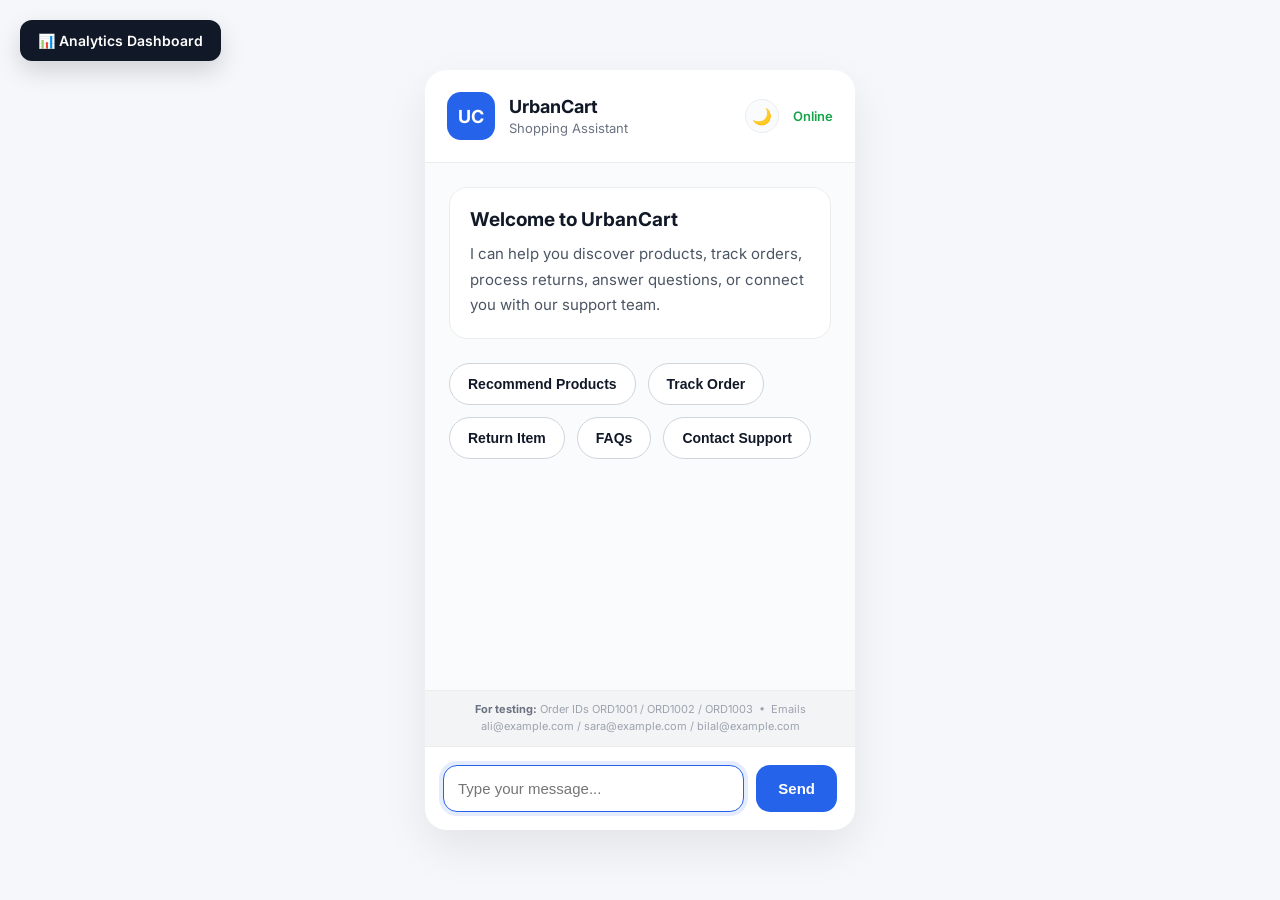
<file: frontend/index.html>
<!DOCTYPE html>
<html lang="en">

<head>
    <meta charset="UTF-8">
    <meta name="viewport" content="width=device-width, initial-scale=1.0">

    <title>UrbanCart AI Assistant</title>

    <!-- Google Font -->
    <link href="https://fonts.googleapis.com/css2?family=Inter:wght@300;400;500;600;700&display=swap" rel="stylesheet">

    <!-- CSS -->
    <link rel="stylesheet" href="css/style.css">
</head>

<body>

    <a href="analytics.html" class="analytics-fab" title="Analytics Dashboard">
        📊 Analytics Dashboard
    </a>

    <div class="chat-container">

        <!-- Header -->
        <div class="chat-header">

            <div class="brand">

                <div class="logo">
                    UC
                </div>

                <div>

                    <h2>UrbanCart</h2>

                    <p>Shopping Assistant</p>

                </div>

            </div>

            <div class="header-right">

                <button class="theme-toggle" id="themeToggle" title="Toggle dark mode">
                    🌙
                </button>

                <div class="status">
                    Online
                </div>

            </div>

        </div>

        <!-- Chat Body -->
        <div class="chat-body" id="chatBody">

            <div class="bot-message">

                <h3>Welcome to UrbanCart</h3>

                <p>
                    I can help you discover products, track orders,
                    process returns, answer questions,
                    or connect you with our support team.
                </p>

            </div>

            <!-- Quick Actions -->

            <div class="quick-actions">

                <button class="quick-btn">
                    Recommend Products
                </button>

                <button class="quick-btn">
                    Track Order
                </button>

                <button class="quick-btn">
                    Return Item
                </button>

                <button class="quick-btn">
                    FAQs
                </button>

                <button class="quick-btn">
                    Contact Support
                </button>

            </div>

        </div>

        <!-- Testing Note -->

        <div class="testing-note">
            <strong>For testing:</strong> Order IDs ORD1001 / ORD1002 / ORD1003 &nbsp;•&nbsp;
            Emails ali@example.com / sara@example.com / bilal@example.com
        </div>

        <!-- Footer -->

        <div class="chat-footer">

            <input
                type="text"
                id="messageInput"
                placeholder="Type your message..."
            >

            <button id="sendBtn">

                Send

            </button>

        </div>

    </div>

    <script src="js/app.js"></script>

</body>

</html>
</file>
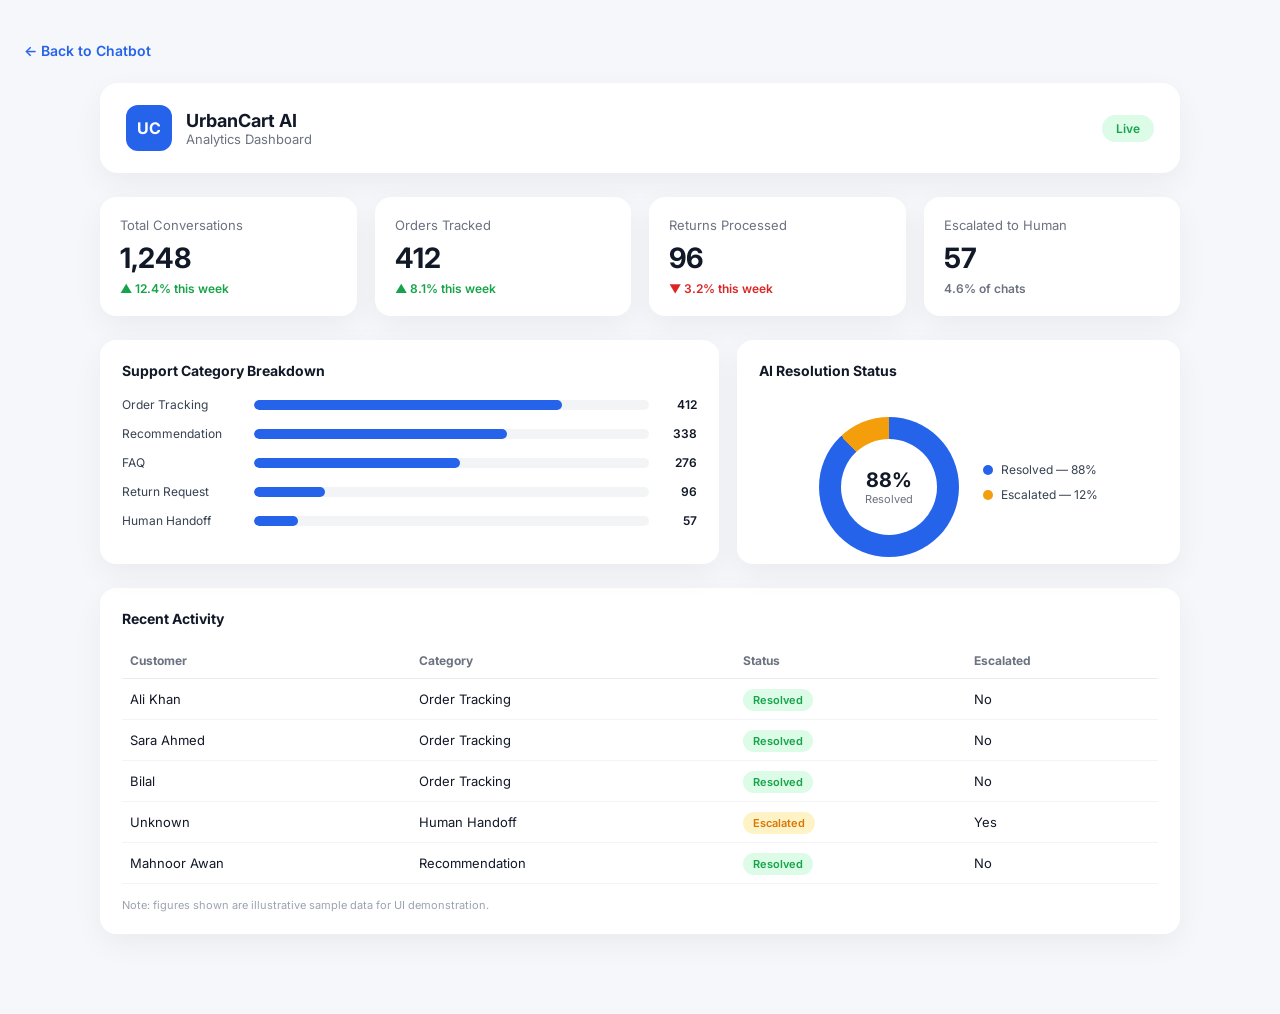
<file: frontend/analytics.html>
<!DOCTYPE html>
<html lang="en">

<head>
    <meta charset="UTF-8">
    <meta name="viewport" content="width=device-width, initial-scale=1.0">

    <title>UrbanCart AI - Analytics Dashboard</title>

    <link href="https://fonts.googleapis.com/css2?family=Inter:wght@300;400;500;600;700&display=swap" rel="stylesheet">
    <link rel="stylesheet" href="css/analytics.css">
</head>

<body>

    <a href="index.html" class="back-link">← Back to Chatbot</a>

    <div class="dashboard">

        <div class="dashboard-header">
            <div class="brand">
                <div class="logo">UC</div>
                <div>
                    <h1>UrbanCart AI</h1>
                    <p>Analytics Dashboard</p>
                </div>
            </div>
            <div class="status">Live</div>
        </div>

        <!-- KPI Cards -->
        <div class="kpi-grid">

            <div class="kpi-card">
                <p class="kpi-label">Total Conversations</p>
                <h2 class="kpi-value">1,248</h2>
                <p class="kpi-trend up">▲ 12.4% this week</p>
            </div>

            <div class="kpi-card">
                <p class="kpi-label">Orders Tracked</p>
                <h2 class="kpi-value">412</h2>
                <p class="kpi-trend up">▲ 8.1% this week</p>
            </div>

            <div class="kpi-card">
                <p class="kpi-label">Returns Processed</p>
                <h2 class="kpi-value">96</h2>
                <p class="kpi-trend down">▼ 3.2% this week</p>
            </div>

            <div class="kpi-card">
                <p class="kpi-label">Escalated to Human</p>
                <h2 class="kpi-value">57</h2>
                <p class="kpi-trend neutral">4.6% of chats</p>
            </div>

        </div>

        <!-- Charts Row -->
        <div class="charts-grid">

            <div class="chart-card">
                <h3>Support Category Breakdown</h3>

                <div class="bar-chart">

                    <div class="bar-row">
                        <span class="bar-label">Order Tracking</span>
                        <div class="bar-track"><div class="bar-fill" style="width:78%"></div></div>
                        <span class="bar-value">412</span>
                    </div>

                    <div class="bar-row">
                        <span class="bar-label">Recommendation</span>
                        <div class="bar-track"><div class="bar-fill" style="width:64%"></div></div>
                        <span class="bar-value">338</span>
                    </div>

                    <div class="bar-row">
                        <span class="bar-label">FAQ</span>
                        <div class="bar-track"><div class="bar-fill" style="width:52%"></div></div>
                        <span class="bar-value">276</span>
                    </div>

                    <div class="bar-row">
                        <span class="bar-label">Return Request</span>
                        <div class="bar-track"><div class="bar-fill" style="width:18%"></div></div>
                        <span class="bar-value">96</span>
                    </div>

                    <div class="bar-row">
                        <span class="bar-label">Human Handoff</span>
                        <div class="bar-track"><div class="bar-fill" style="width:11%"></div></div>
                        <span class="bar-value">57</span>
                    </div>

                </div>
            </div>

            <div class="chart-card">
                <h3>AI Resolution Status</h3>

                <div class="donut-wrap">

                    <div class="donut" style="background: conic-gradient(#2563EB 0% 88%, #F59E0B 88% 100%);">
                        <div class="donut-hole">
                            <span class="donut-main">88%</span>
                            <span class="donut-sub">Resolved</span>
                        </div>
                    </div>

                    <div class="donut-legend">
                        <p><span class="dot" style="background:#2563EB"></span> Resolved — 88%</p>
                        <p><span class="dot" style="background:#F59E0B"></span> Escalated — 12%</p>
                    </div>

                </div>
            </div>

        </div>

        <!-- Recent Activity Table -->
        <div class="table-card">
            <h3>Recent Activity</h3>

            <table>
                <thead>
                    <tr>
                        <th>Customer</th>
                        <th>Category</th>
                        <th>Status</th>
                        <th>Escalated</th>
                    </tr>
                </thead>
                <tbody>
                    <tr>
                        <td>Ali Khan</td>
                        <td>Order Tracking</td>
                        <td><span class="pill resolved">Resolved</span></td>
                        <td>No</td>
                    </tr>
                    <tr>
                        <td>Sara Ahmed</td>
                        <td>Order Tracking</td>
                        <td><span class="pill resolved">Resolved</span></td>
                        <td>No</td>
                    </tr>
                    <tr>
                        <td>Bilal</td>
                        <td>Order Tracking</td>
                        <td><span class="pill resolved">Resolved</span></td>
                        <td>No</td>
                    </tr>
                    <tr>
                        <td>Unknown</td>
                        <td>Human Handoff</td>
                        <td><span class="pill escalated">Escalated</span></td>
                        <td>Yes</td>
                    </tr>
                    <tr>
                        <td>Mahnoor Awan</td>
                        <td>Recommendation</td>
                        <td><span class="pill resolved">Resolved</span></td>
                        <td>No</td>
                    </tr>
                </tbody>
            </table>

            <p class="static-note">Note: figures shown are illustrative sample data for UI demonstration.</p>
        </div>

    </div>

</body>

</html>
</file>
<file: frontend/css/style.css>
/* ======================================================
   UrbanCart AI
   Production Chat UI
====================================================== */

*{
    margin:0;
    padding:0;
    box-sizing:border-box;
}

/* ======================================================
   Theme Variables
====================================================== */

:root{

    --bg-page:#F5F7FA;
    --bg-card:#FFFFFF;
    --bg-chat-body:#FAFBFD;
    --text-primary:#111827;
    --text-secondary:#6B7280;
    --text-bot:#4B5563;
    --border-color:#ECECEC;
    --border-color-2:#E5E7EB;
    --border-input:#D1D5DB;
    --accent:#2563EB;
    --accent-hover:#1D4ED8;
    --status-green:#16A34A;
    --scrollbar:#D6D6D6;
    --fab-bg:#111827;
    --note-bg:#F3F4F6;
    --note-text:#9CA3AF;

}

[data-theme="dark"]{

    --bg-page:#0F172A;
    --bg-card:#1E293B;
    --bg-chat-body:#0B1220;
    --text-primary:#F1F5F9;
    --text-secondary:#94A3B8;
    --text-bot:#CBD5E1;
    --border-color:#334155;
    --border-color-2:#334155;
    --border-input:#475569;
    --accent:#3B82F6;
    --accent-hover:#60A5FA;
    --status-green:#4ADE80;
    --scrollbar:#475569;
    --fab-bg:#1E293B;
    --note-bg:#1E293B;
    --note-text:#64748B;

}

body{

    font-family:'Inter',sans-serif;

    background:var(--bg-page);

    display:flex;

    justify-content:center;

    align-items:center;

    height:100vh;

    color:var(--text-primary);

    transition:background .25s ease, color .25s ease;

}

/* ======================================================
   Chat Container
====================================================== */

.chat-container{

    width:430px;

    height:760px;

    background:var(--bg-card);

    border-radius:22px;

    display:flex;

    flex-direction:column;

    overflow:hidden;

    box-shadow:
        0 18px 45px rgba(0,0,0,.08);

    transition:background .25s ease;

}

/* ======================================================
   Header
====================================================== */

.chat-header{

    display:flex;

    justify-content:space-between;

    align-items:center;

    padding:22px;

    border-bottom:1px solid var(--border-color);

    background:var(--bg-card);

}

.brand{

    display:flex;

    align-items:center;

    gap:14px;

}

.logo{

    width:48px;

    height:48px;

    border-radius:14px;

    background:var(--accent);

    color:white;

    display:flex;

    justify-content:center;

    align-items:center;

    font-size:18px;

    font-weight:700;

}

.brand h2{

    font-size:18px;

    font-weight:700;

    color:var(--text-primary);

}

.brand p{

    margin-top:3px;

    font-size:13px;

    color:var(--text-secondary);

}

.header-right{

    display:flex;

    align-items:center;

    gap:14px;

}

.status{

    font-size:13px;

    font-weight:600;

    color:var(--status-green);

}

.theme-toggle{

    background:var(--bg-chat-body);

    border:1px solid var(--border-color);

    border-radius:50%;

    width:34px;

    height:34px;

    display:flex;

    align-items:center;

    justify-content:center;

    cursor:pointer;

    font-size:16px;

    transition:.2s;

}

.theme-toggle:hover{

    transform:translateY(-2px);

}

/* ======================================================
   Chat Area
====================================================== */

.chat-body{

    flex:1;

    overflow-y:auto;

    padding:24px;

    background:var(--bg-chat-body);

    scroll-behavior:smooth;

}

/* Scrollbar */

.chat-body::-webkit-scrollbar{

    width:6px;

}

.chat-body::-webkit-scrollbar-thumb{

    background:var(--scrollbar);

    border-radius:20px;

}

/* ======================================================
   Welcome Card
====================================================== */

.bot-message{

    background:var(--bg-card);

    border:1px solid var(--border-color);

    border-radius:18px;

    padding:20px;

    margin-bottom:24px;

}

.bot-message h3{

    font-size:19px;

    font-weight:700;

    margin-bottom:10px;

    color:var(--text-primary);

}

.bot-message p{

    line-height:1.7;

    color:var(--text-bot);

    font-size:15px;

}

/* ======================================================
   Quick Actions
====================================================== */

.quick-actions{

    display:flex;

    flex-wrap:wrap;

    gap:12px;

    /* Prevents whatever comes next (welcome card, a chat
       bubble) from sitting flush against this button row. */
    margin-bottom:24px;

}

.quick-btn{

    background:var(--bg-card);

    border:1px solid var(--border-input);

    border-radius:40px;

    padding:12px 18px;

    cursor:pointer;

    font-size:14px;

    font-weight:600;

    color:var(--text-primary);

    transition:.25s;

}

.quick-btn:hover{

    background:var(--accent);

    color:white;

    border-color:var(--accent);

    transform:translateY(-2px);

}

/* ======================================================
   User Message
====================================================== */

.user{

    display:flex;

    justify-content:flex-end;

    margin-bottom:18px;

}

.user p{

    background:var(--accent);

    color:white;

    padding:14px 18px;

    border-radius:18px 18px 6px 18px;

    max-width:80%;

    line-height:1.7;

    font-size:15px;

    animation:fadeIn .25s ease;

}

/* ======================================================
   Bot Message
====================================================== */

.bot{

    display:flex;

    justify-content:flex-start;

    margin-bottom:18px;

}

.bot p{

    background:var(--bg-card);

    border:1px solid var(--border-color-2);

    color:var(--text-primary);

    padding:14px 18px;

    border-radius:18px 18px 18px 6px;

    max-width:80%;

    line-height:1.7;

    font-size:15px;

    white-space:pre-wrap;

    animation:fadeIn .25s ease;

}

/* ======================================================
   Typing Animation
====================================================== */

.typing-indicator{

    display:flex;

    align-items:center;

    gap:6px;

    background:var(--bg-card);

    padding:14px 18px;

    border-radius:18px;

    border:1px solid var(--border-color-2);

}

.typing-indicator span{

    width:8px;

    height:8px;

    background:var(--text-secondary);

    border-radius:50%;

    animation:typing 1.2s infinite;

}

.typing-indicator span:nth-child(2){

    animation-delay:.2s;

}

.typing-indicator span:nth-child(3){

    animation-delay:.4s;

}

/* ======================================================
   Testing Note (dummy data hint for graders/testers)
====================================================== */

.testing-note{

    background:var(--note-bg);

    color:var(--note-text);

    font-size:11px;

    line-height:1.6;

    padding:10px 14px;

    text-align:center;

    border-top:1px solid var(--border-color);

}

.testing-note strong{

    color:var(--text-secondary);

}

/* ======================================================
   Footer
====================================================== */

.chat-footer{

    display:flex;

    gap:12px;

    padding:18px;

    background:var(--bg-card);

    border-top:1px solid var(--border-color);

}

.chat-footer input{

    flex:1;

    border:1px solid var(--border-input);

    border-radius:14px;

    padding:14px;

    font-size:15px;

    outline:none;

    background:var(--bg-card);

    color:var(--text-primary);

    transition:.25s;

}

.chat-footer input:focus{

    border-color:var(--accent);

    box-shadow:
        0 0 0 4px rgba(37,99,235,.12);

}

.chat-footer button{

    border:none;

    background:var(--accent);

    color:white;

    padding:14px 22px;

    border-radius:14px;

    cursor:pointer;

    font-size:15px;

    font-weight:600;

    transition:.25s;

}

.chat-footer button:hover{

    background:var(--accent-hover);

    transform:translateY(-1px);

}

/* ======================================================
   Animations
====================================================== */

@keyframes fadeIn{

    from{

        opacity:0;

        transform:translateY(10px);

    }

    to{

        opacity:1;

        transform:translateY(0);

    }

}

@keyframes typing{

    0%{

        transform:translateY(0);

        opacity:.4;

    }

    50%{

        transform:translateY(-5px);

        opacity:1;

    }

    100%{

        transform:translateY(0);

        opacity:.4;

    }

}

/* ======================================================
   Analytics Dashboard Button (floating, outside chatbot)
====================================================== */

.analytics-fab{

    position:fixed;

    top:20px;

    left:20px;

    background:var(--fab-bg);

    color:#FFFFFF;

    padding:12px 18px;

    border-radius:12px;

    font-family:'Inter',sans-serif;

    font-size:14px;

    font-weight:600;

    text-decoration:none;

    box-shadow:0 10px 25px rgba(0,0,0,.15);

    display:inline-flex;

    align-items:center;

    gap:8px;

    transition:background .2s ease, transform .2s ease;

    z-index:1000;

}

.analytics-fab:hover{

    background:var(--accent);

    transform:translateY(-2px);

}

/* ======================================================
   Mobile
====================================================== */

@media(max-width:480px){

/* On mobile the chat container goes full-screen edge to
   edge. The analytics button is fixed to the viewport, not
   the chat card, so it needs its own reserved strip above
   the card — otherwise it sits on top of the header no
   matter how the card itself is positioned. */

body{

    align-items:flex-start;

    height:100vh;

}

.analytics-fab{

    position:fixed;

    top:8px;

    left:8px;

    right:8px;

    justify-content:center;

    padding:10px 14px;

    font-size:13px;

    border-radius:10px;

}

.chat-container{

    width:100%;

    height:calc(100vh - 64px);

    border-radius:0;

    margin-top:64px;

}

.chat-body{

    padding:18px;

}

.chat-footer{

    padding:14px;

}

}
</file>
<file: frontend/css/analytics.css>
/* ======================================================
   UrbanCart AI - Analytics Dashboard
====================================================== */

*{
    margin:0;
    padding:0;
    box-sizing:border-box;
}

body{
    font-family:'Inter',sans-serif;
    background:#F5F7FA;
    color:#111827;
    min-height:100vh;
    padding:40px 24px 80px;
}

.back-link{
    display:inline-block;
    margin-bottom:24px;
    color:#2563EB;
    text-decoration:none;
    font-weight:600;
    font-size:14px;
}

.back-link:hover{
    text-decoration:underline;
}

.dashboard{
    max-width:1080px;
    margin:0 auto;
}

/* Header */

.dashboard-header{
    display:flex;
    justify-content:space-between;
    align-items:center;
    background:#FFFFFF;
    border-radius:18px;
    padding:22px 26px;
    box-shadow:0 10px 30px rgba(0,0,0,.05);
    margin-bottom:24px;
}

.brand{
    display:flex;
    align-items:center;
    gap:14px;
}

.logo{
    width:46px;
    height:46px;
    border-radius:12px;
    background:#2563EB;
    color:#FFFFFF;
    display:flex;
    align-items:center;
    justify-content:center;
    font-weight:700;
}

.dashboard-header h1{
    font-size:18px;
}

.dashboard-header p{
    font-size:13px;
    color:#6B7280;
}

.status{
    background:#DCFCE7;
    color:#16A34A;
    font-size:12px;
    font-weight:600;
    padding:6px 14px;
    border-radius:999px;
}

/* KPI Cards */

.kpi-grid{
    display:grid;
    grid-template-columns:repeat(4, 1fr);
    gap:18px;
    margin-bottom:24px;
}

.kpi-card{
    background:#FFFFFF;
    border-radius:16px;
    padding:20px;
    box-shadow:0 10px 30px rgba(0,0,0,.05);
}

.kpi-label{
    font-size:13px;
    color:#6B7280;
    margin-bottom:8px;
}

.kpi-value{
    font-size:28px;
    font-weight:700;
    margin-bottom:6px;
}

.kpi-trend{
    font-size:12px;
    font-weight:600;
}

.kpi-trend.up{ color:#16A34A; }
.kpi-trend.down{ color:#DC2626; }
.kpi-trend.neutral{ color:#6B7280; }

/* Charts */

.charts-grid{
    display:grid;
    grid-template-columns:1.4fr 1fr;
    gap:18px;
    margin-bottom:24px;
}

.chart-card{
    background:#FFFFFF;
    border-radius:16px;
    padding:22px;
    box-shadow:0 10px 30px rgba(0,0,0,.05);
}

.chart-card h3{
    font-size:14px;
    margin-bottom:18px;
    color:#111827;
}

.bar-row{
    display:flex;
    align-items:center;
    gap:12px;
    margin-bottom:14px;
}

.bar-label{
    width:120px;
    font-size:12px;
    color:#374151;
}

.bar-track{
    flex:1;
    background:#F3F4F6;
    border-radius:999px;
    height:10px;
    overflow:hidden;
}

.bar-fill{
    height:100%;
    background:#2563EB;
    border-radius:999px;
}

.bar-value{
    width:36px;
    text-align:right;
    font-size:12px;
    font-weight:600;
    color:#111827;
}

/* Donut */

.donut-wrap{
    display:flex;
    align-items:center;
    gap:24px;
    justify-content:center;
    height:100%;
}

.donut{
    width:140px;
    height:140px;
    border-radius:50%;
    display:flex;
    align-items:center;
    justify-content:center;
}

.donut-hole{
    width:96px;
    height:96px;
    background:#FFFFFF;
    border-radius:50%;
    display:flex;
    flex-direction:column;
    align-items:center;
    justify-content:center;
}

.donut-main{
    font-size:20px;
    font-weight:700;
}

.donut-sub{
    font-size:11px;
    color:#6B7280;
}

.donut-legend p{
    font-size:12px;
    color:#374151;
    display:flex;
    align-items:center;
    gap:8px;
    margin-bottom:10px;
}

.dot{
    width:10px;
    height:10px;
    border-radius:50%;
    display:inline-block;
}

/* Table */

.table-card{
    background:#FFFFFF;
    border-radius:16px;
    padding:22px;
    box-shadow:0 10px 30px rgba(0,0,0,.05);
}

.table-card h3{
    font-size:14px;
    margin-bottom:16px;
}

table{
    width:100%;
    border-collapse:collapse;
}

th{
    text-align:left;
    font-size:12px;
    color:#6B7280;
    padding:10px 8px;
    border-bottom:1px solid #ECECEC;
}

td{
    font-size:13px;
    padding:12px 8px;
    border-bottom:1px solid #F3F4F6;
    color:#111827;
}

.pill{
    font-size:11px;
    font-weight:600;
    padding:4px 10px;
    border-radius:999px;
}

.pill.resolved{
    background:#DCFCE7;
    color:#16A34A;
}

.pill.escalated{
    background:#FEF3C7;
    color:#D97706;
}

.static-note{
    margin-top:14px;
    font-size:11px;
    color:#9CA3AF;
}

/* Responsive */

@media (max-width:900px){

    .kpi-grid{
        grid-template-columns:repeat(2, 1fr);
    }

    .charts-grid{
        grid-template-columns:1fr;
    }

}
</file>
